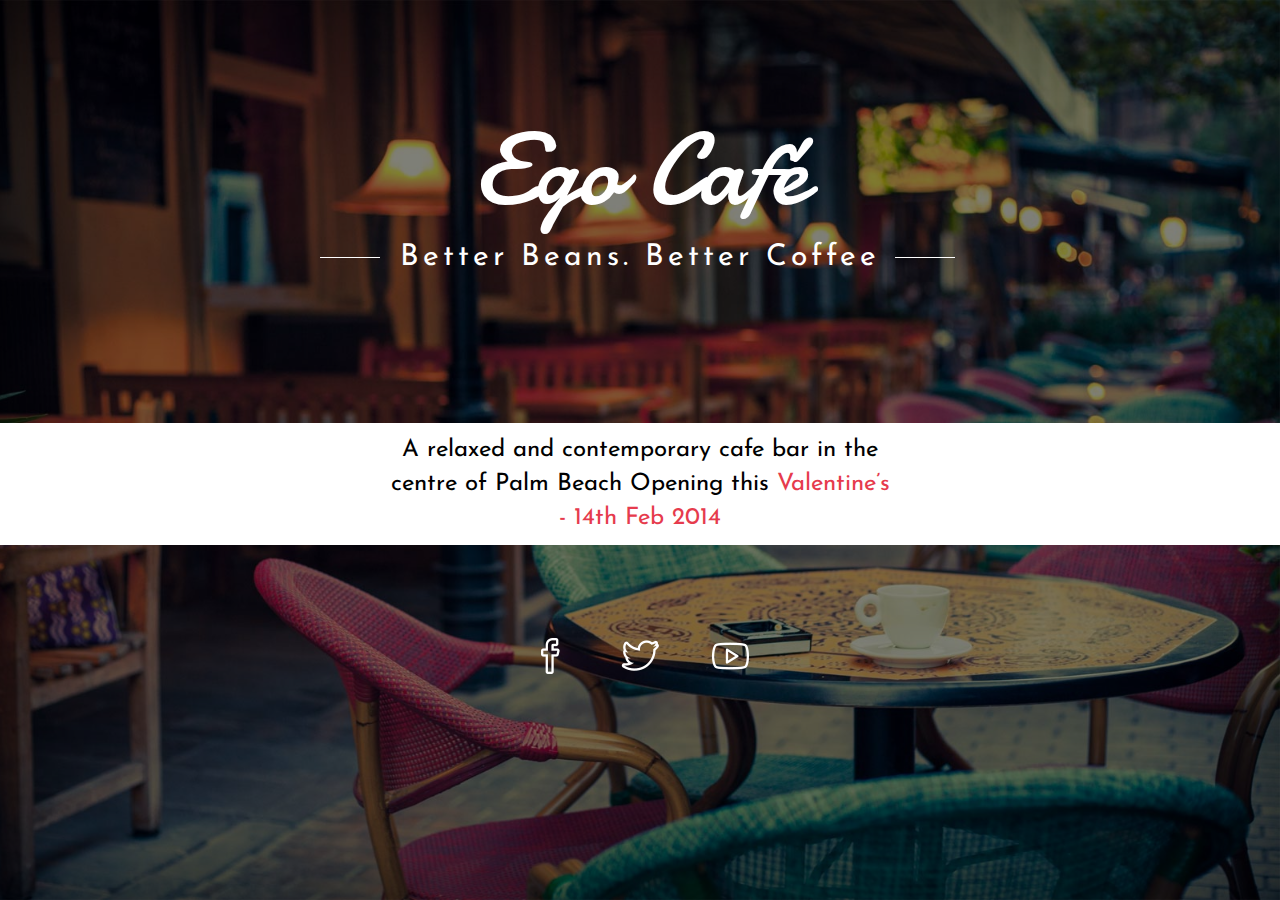
<file: ego-cafe-22/index.html>
<!DOCTYPE html PUBLIC "-//W3C//DTD XHTML 1.0 Transitional//EN" "http://www.w3.org/TR/xhtml1/DTD/xhtml1-transitional.dtd">
<html xmlns="http://www.w3.org/1999/xhtml">
<head>
<meta http-equiv="Content-Type" content="text/html; charset=utf-8" />
<title>Coming Soon</title>
<link href="tools/style.css" rel="stylesheet" type="text/css" media="screen" />
<script type="text/javascript" src="tools/jquery.min.js"></script> 
<link href='http://fonts.googleapis.com/css?family=Josefin+Sans:600,700|Damion' rel='stylesheet' type='text/css'>
<meta name="viewport" content="width=device-width, initial-scale = 1.0, user-scalable = no">

</head>
<body>
<div class="black"></div>
<div id="wrapper">
	<div id="header">
		<h1>Ego Café</h1>
		<h2><strong class="sep-one"></strong>Better Beans. Better Coffee<strong class="sep-two"></strong></h2>
	</div>
	<div id="middle">
		<p>A relaxed and contemporary cafe bar in the centre of Palm Beach
Opening this <span>Valentine’s - 14th Feb 2014</span></p>
	</div>
	<div id="footer">
		<div>
		<ul class="social">
			<li class="facebook"><a href="#"></li>
			<li class="twitter"><a href="#"></li>
			<li class="youtube"><a href="#"></li>
		</ul>
		</div>
	</div>
</div>
</body>
</html>
</file>
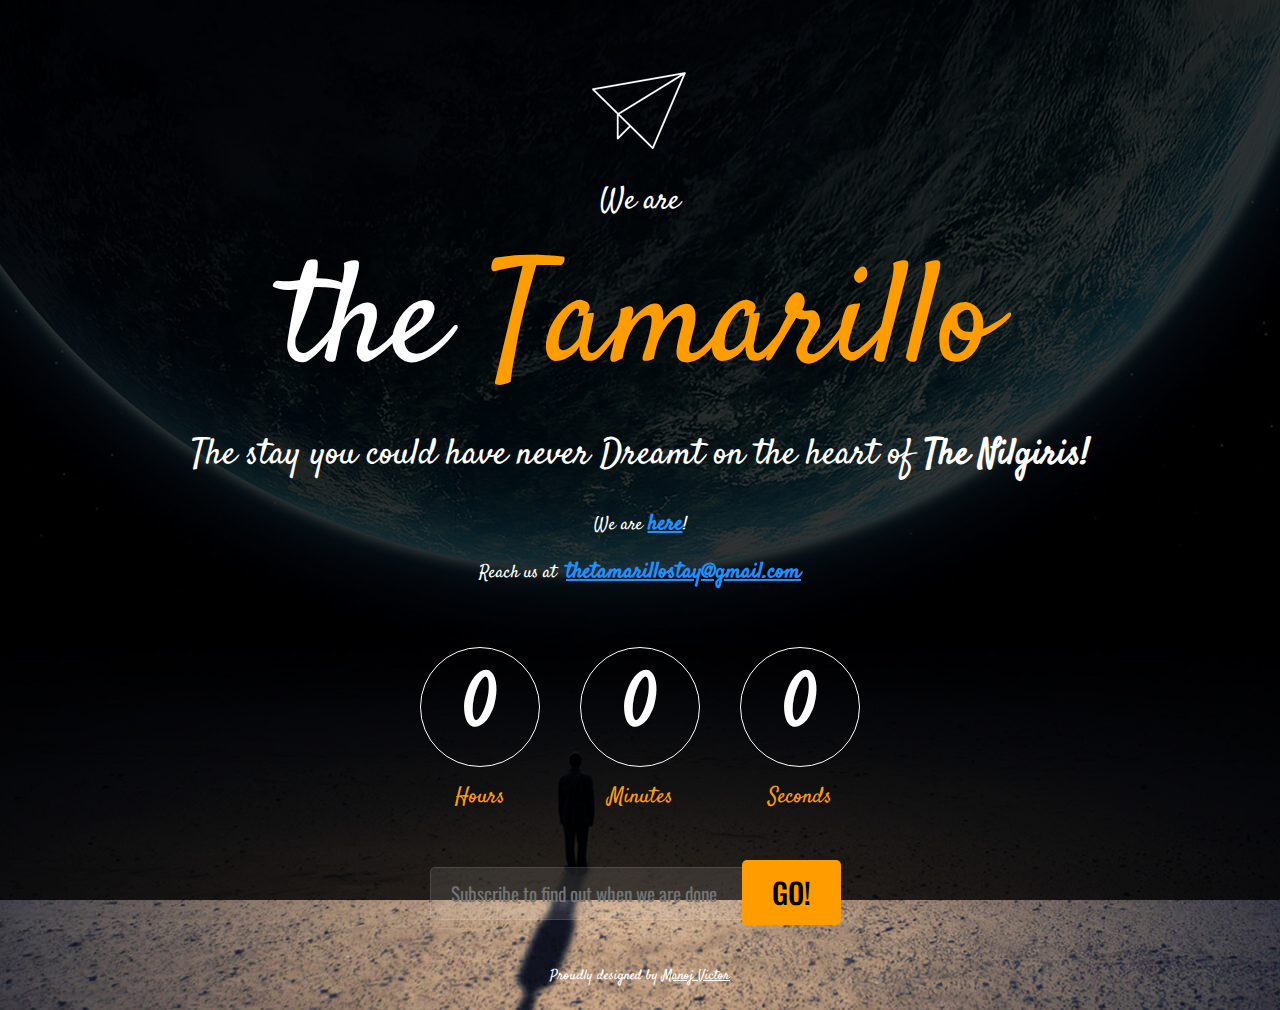
<file: v1.1/index.html>
<!DOCTYPE html>
<html>
    <head>
        <meta http-equiv="Content-Type" content="text/html;charset=utf-8">
        <title>The Tamarillo - Coming Soon Page</title>

        <!--CSS-->
        <link rel="stylesheet" href="css/bootstrap.css">
        <link rel="stylesheet" href="css/style.css">
        <link href='http://fonts.googleapis.com/css?family=Oswald:400,300,700' rel='stylesheet' type='text/css'>
        <link href="https://fonts.googleapis.com/css?family=Satisfy" rel="stylesheet">
        <link rel="shortcut icon" href="https://static.comingsoonpage.com/cspio-assets/1.0.0/favicon.ico">
        <!--/CSS-->

        <!--JS-->
        <script src="http://ajax.googleapis.com/ajax/libs/jquery/1.11.0/jquery.min.js"></script>
        <script src="js/jquery.plugin.js"></script>
        <script src="js/jquery.countdown.js"></script>
        <script>
            $(function () {
                $('#defaultCountdown').countdown({until: new Date(2018, 4-1, 30)}); 
                //Replace above date with your own, to find out more visit http://keith-wood.name/countdown.html
            });
        </script>
        <!--/JS-->

    </head>

    <body>

        <!--DARK OVERLAY-->
        <div class="overlay"></div>
        <!--/DARK OVERLAY-->

        <!--WRAP-->
        <div id="wrap">
            <!--CONTAINER-->
            <div class="container">
                <div class="row">
                    <div class="col-xs-12">
                        <img src="images/paperplane.png" alt="Paper Plane" class="image-align" />
                    </div>
                </div>
                <div class="row">
                    <div class="col-xs-12">
                        <h1>
                            We are<br/>                    
                            <span>the <span class="yellow">Tamarillo</span></span>
                        </h1>
                    </div>
                </div>
                <h2>The stay you could have never Dreamt on the heart of <b>The Nilgiris!</b></h2>
<!--                <p>Our site is currently <strong>under construction</strong> but we are working hard<br/> to create a new and fresh design.</p>-->
               <p class="desc">We are <a href="https://goo.gl/maps/XJBeWHmLeou" target="_blank">here</a>! <br>Reach us at &nbsp;<a href="mailto:thetamarillostay@gmail.com?Subject=Hello%20Tamarillo%20Stay">thetamarillostay@gmail.com</a></p>
                <div id="defaultCountdown"></div>
                <form action="#">
                    <input type="text" name="email" id="email" placeholder="Subscribe to find out when we are done">
                    <input type="submit" value="GO!">
                </form>
                <p class="copyright">Proudly designed by <a href="https://www.linkedin.com/in/manojvictor/" target="_blank">Manoj Victor</a></p>
            </div>
            <!--/CONTAINER-->
        </div>
        <!--/WRAP-->

    </body>
</html>
</file>
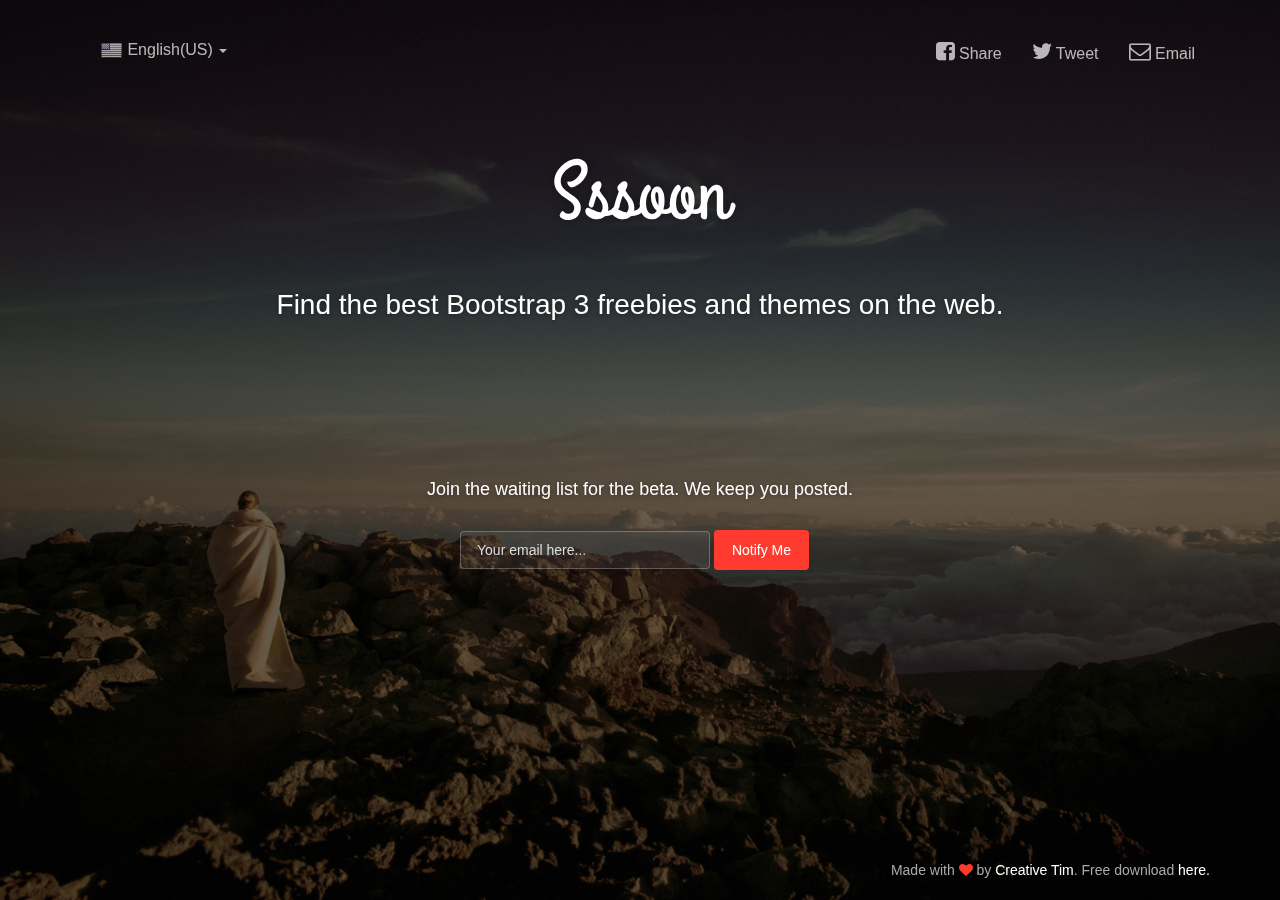
<file: x_coming_sssoon_pages/index.html>
<!doctype html>
<html lang="en">
<head>
	<meta charset="utf-8" />
	<meta http-equiv="X-UA-Compatible" content="IE=edge,chrome=1" />
    
    <meta content='width=device-width, initial-scale=1.0, maximum-scale=1.0, user-scalable=0' name='viewport' />
    <meta name="viewport" content="width=device-width" />
    
    <title>Sssoon Page </title>
    
    <link href="css/bootstrap.css" rel="stylesheet" />
	<link href="css/coming-sssoon.css" rel="stylesheet" />    
    
    <!--     Fonts     -->
    <link href="http://netdna.bootstrapcdn.com/font-awesome/4.1.0/css/font-awesome.css" rel="stylesheet">
    <link href='http://fonts.googleapis.com/css?family=Grand+Hotel' rel='stylesheet' type='text/css'>
  
</head>

<body>
<nav class="navbar navbar-transparent navbar-fixed-top" role="navigation">  
  <div class="container">
    <!-- Brand and toggle get grouped for better mobile display -->
    <div class="navbar-header">
      <button type="button" class="navbar-toggle" data-toggle="collapse" data-target="#bs-example-navbar-collapse-1">
        <span class="sr-only">Toggle navigation</span>
        <span class="icon-bar"></span>
        <span class="icon-bar"></span>
        <span class="icon-bar"></span>
      </button>
    </div>

    <!-- Collect the nav links, forms, and other content for toggling -->
    <div class="collapse navbar-collapse" id="bs-example-navbar-collapse-1">
      <ul class="nav navbar-nav">
         <li class="dropdown">
              <a href="#" class="dropdown-toggle" data-toggle="dropdown"> 
                <img src="images/flags/US.png"/>
                English(US) 
                <b class="caret"></b>
              </a>
              <ul class="dropdown-menu">
                <li><a href="#"><img src="images/flags/DE.png"/> Deutsch</a></li>
                <li><a href="#"><img src="images/flags/GB.png"/> English(UK)</a></li>
                <li><a href="#"><img src="images/flags/FR.png"/> Français</a></li>
                <li><a href="#"><img src="images/flags/RO.png"/> Română</a></li>
                <li><a href="#"><img src="images/flags/IT.png"/> Italiano</a></li>
                
                <li class="divider"></li>
                <li><a href="#"><img src="images/flags/ES.png"/> Español <span class="label label-default">soon</span></a></li>
                <li><a href="#"><img src="images/flags/BR.png"/> Português <span class="label label-default">soon</span></a></li>
                <li><a href="#"><img src="images/flags/JP.png"/> 日本語 <span class="label label-default">soon</span></a></li>
                <li><a href="#"><img src="images/flags/TR.png"/> Türkçe <span class="label label-default">soon</span></a></li>
             
              </ul>
        </li>

      </ul>
      <ul class="nav navbar-nav navbar-right">
            <li>
                <a href="#"> 
                    <i class="fa fa-facebook-square"></i>
                    Share
                </a>
            </li>
             <li>
                <a href="#"> 
                    <i class="fa fa-twitter"></i>
                    Tweet
                </a>
            </li>
             <li>
                <a href="#"> 
                    <i class="fa fa-envelope-o"></i>
                    Email
                </a>
            </li>
       </ul>
      
    </div><!-- /.navbar-collapse -->
  </div><!-- /.container -->
</nav>
<div class="main" style="background-image: url('images/default.jpg')">

<!--    Change the image source '/images/default.jpg' with your favourite image.     -->
    
    <div class="cover black" data-color="black"></div>
     
<!--   You can change the black color for the filter with those colors: blue, green, red, orange       -->

    <div class="container">
        <h1 class="logo cursive">
            Sssoon
        </h1>
<!--  H1 can have 2 designs: "logo" and "logo cursive"           -->
        
        <div class="content">
            <h4 class="motto">Find the best Bootstrap 3 freebies and themes on the web.</h4>
            <div class="subscribe">
                <h5 class="info-text">
                    Join the waiting list for the beta. We keep you posted. 
                </h5>
                <div class="row">
                    <div class="col-md-4 col-md-offset-4 col-sm6-6 col-sm-offset-3 ">
                        <form class="form-inline" role="form">
                          <div class="form-group">
                            <label class="sr-only" for="exampleInputEmail2">Email address</label>
                            <input type="email" class="form-control transparent" placeholder="Your email here...">
                          </div>
                          <button type="submit" class="btn btn-danger btn-fill">Notify Me</button>
                        </form>

                    </div>
                </div>
            </div>
        </div>
    </div>
    <div class="footer">
      <div class="container">
             Made with <i class="fa fa-heart heart"></i> by <a href="http://www.creative-tim.com">Creative Tim</a>. Free download <a href="http://www.creative-tim.com/product/coming-sssoon-page">here.</a>
      </div>
    </div>
 </div>
 </body>
   <script src="js/jquery-1.10.2.js" type="text/javascript"></script>
   <script src="js/bootstrap.min.js" type="text/javascript"></script>

</html>
</file>
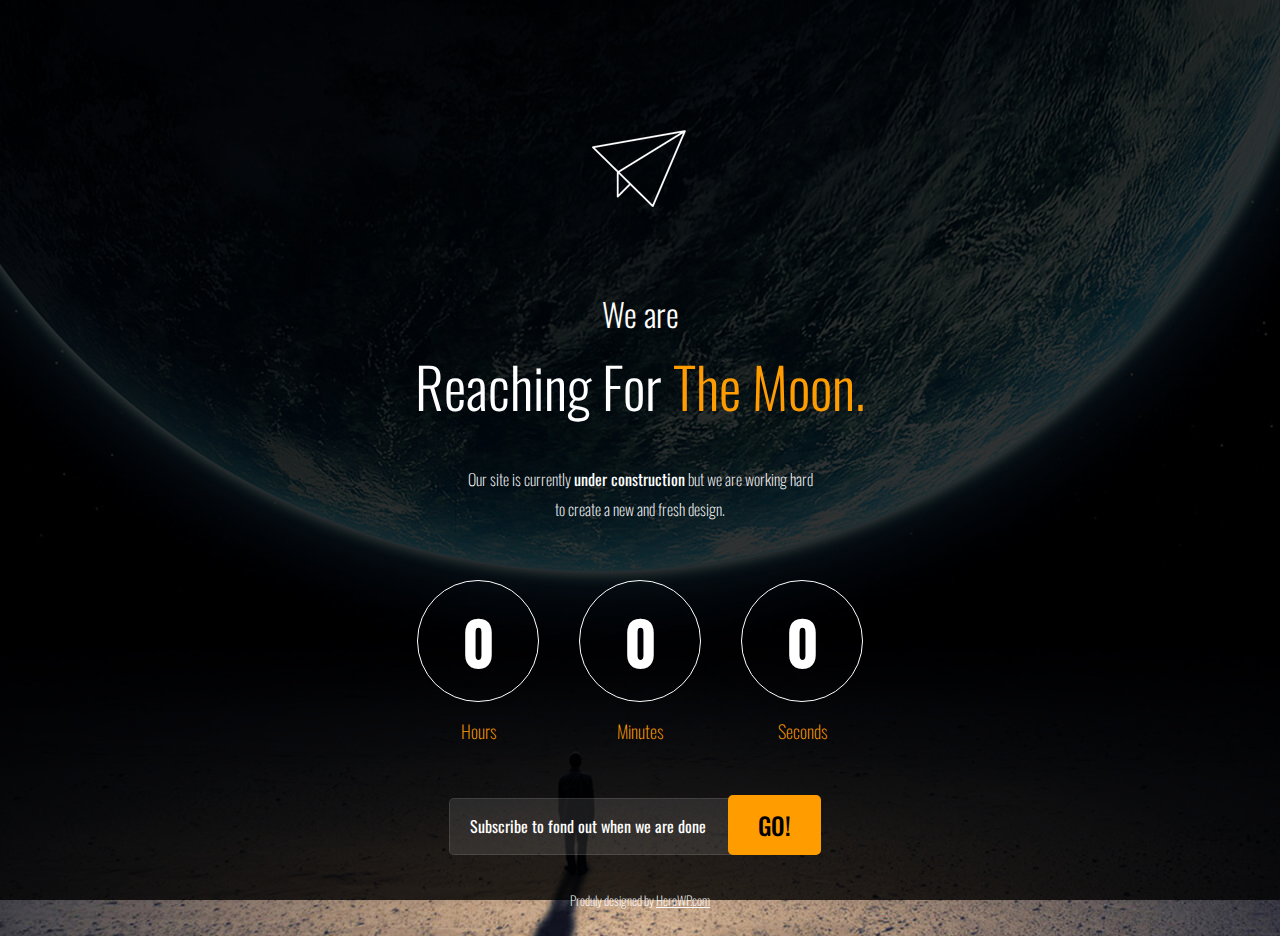
<file: HeroWPCountdown/HTML/index.html>
﻿<!DOCTYPE html>
<html>
<head>
<meta http-equiv="Content-Type" content="text/html;charset=utf-8">
<title>HeroWP.com Countdown / Coming Soon Page</title>

<!--CSS-->
<link rel="stylesheet" href="css/style.css">
<link rel="stylesheet" href="css/bootstrap-light.css">
<link href='http://fonts.googleapis.com/css?family=Oswald:400,300,700' rel='stylesheet' type='text/css'>
<!--/CSS-->

<!--JS-->
<script src="http://ajax.googleapis.com/ajax/libs/jquery/1.11.0/jquery.min.js"></script>
<script src="js/jquery.plugin.js"></script>
<script src="js/jquery.countdown.js"></script>
<script>
$(function () {
	$('#defaultCountdown').countdown({until: new Date(2016, 3-1, 25)}); 
	//Replace above date with your own, to find out more visit http://keith-wood.name/countdown.html
});
</script>
<!--/JS-->

</head>

<body>

<!--DARK OVERLAY-->
<div class="overlay"></div>
<!--/DARK OVERLAY-->

<!--WRAP-->
<div id="wrap">
	<!--CONTAINER-->
	<div class="container">
		<img src="images/paperplane.png" alt="Paper Plane" class="image-align" />
		<h1>
			<span>We are</span><br/>
			Reaching For <span class="yellow">The Moon.</span>
		</h1>
		<p>Our site is currently <strong>under construction</strong> but we are working hard<br/> to create a new and fresh design.</p>
		<div id="defaultCountdown"></div>
		<form action="#">
			<input type="text" name="email" id="email" value="Subscribe to fond out when we are done">
			<input type="submit" value="GO!">
		</form>
		<p class="copyright">Produly designed by <a href="https://herowp.com" target="_blank">HeroWP.com</a></p>
	</div>
	<!--/CONTAINER-->
</div>
<!--/WRAP-->

</body>
</html>
</file>
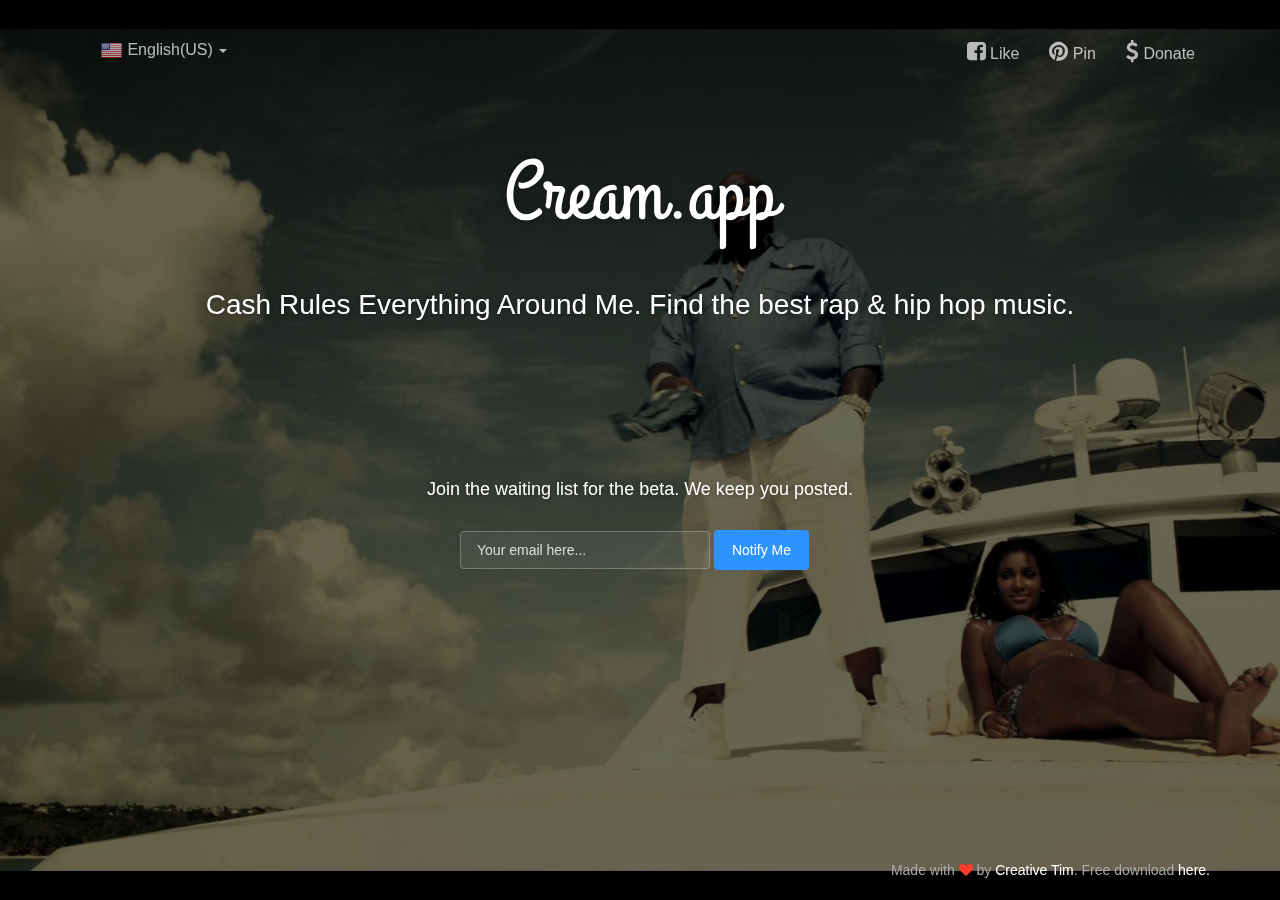
<file: x_coming_sssoon_pages/demo-cream-app.html>
<!doctype html>
<html lang="en">
<head>
	<meta charset="utf-8" />
	<meta http-equiv="X-UA-Compatible" content="IE=edge,chrome=1" />
	<link rel="apple-touch-icon" sizes="76x76" href="images/apple-icon.png">
	<link rel="icon" type="image/png" sizes="96x96" href="images/favicon.png">

    <meta content='width=device-width, initial-scale=1.0, maximum-scale=1.0, user-scalable=0' name='viewport' />
    <meta name="viewport" content="width=device-width" />

    <title>Cream.app</title>

    <link href="css/bootstrap.css" rel="stylesheet" />
	<link href="css/coming-sssoon.css" rel="stylesheet" />

    <!--     Fonts     -->
    <link href="http://netdna.bootstrapcdn.com/font-awesome/4.1.0/css/font-awesome.css" rel="stylesheet">
    <link href='http://fonts.googleapis.com/css?family=Grand+Hotel' rel='stylesheet' type='text/css'>

</head>

<body>
<nav class="navbar navbar-transparent navbar-fixed-top" role="navigation">
  <div class="container">
    <!-- Brand and toggle get grouped for better mobile display -->
    <div class="navbar-header">
      <button type="button" class="navbar-toggle" data-toggle="collapse" data-target="#bs-example-navbar-collapse-1">
        <span class="sr-only">Toggle navigation</span>
        <span class="icon-bar"></span>
        <span class="icon-bar"></span>
        <span class="icon-bar"></span>
      </button>
    </div>

    <!-- Collect the nav links, forms, and other content for toggling -->
    <div class="collapse navbar-collapse" id="bs-example-navbar-collapse-1">
      <ul class="nav navbar-nav">
        <li class="dropdown">
              <a href="#" class="dropdown-toggle" data-toggle="dropdown">
                <img src="images/flags/US.png"/>
                English(US)
                <b class="caret"></b>
              </a>
              <ul class="dropdown-menu">
                <li><a href="#"><img src="images/flags/DE.png"/> Deutsch</a></li>
                <li><a href="#"><img src="images/flags/GB.png"/> English(UK)</a></li>
                <li><a href="#"><img src="images/flags/FR.png"/> Français</a></li>
                <li><a href="#"><img src="images/flags/RO.png"/> Română</a></li>
                <li><a href="#"><img src="images/flags/IT.png"/> Italiano</a></li>

                <li class="divider"></li>
                <li><a href="#"><img src="images/flags/ES.png"/> Español <span class="label label-default">soon</span></a></li>
                <li><a href="#"><img src="images/flags/BR.png"/> Português <span class="label label-default">soon</span></a></li>
                <li><a href="#"><img src="images/flags/JP.png"/> 日本語 <span class="label label-default">soon</span></a></li>
                <li><a href="#"><img src="images/flags/TR.png"/> Türkçe <span class="label label-default">soon</span></a></li>

              </ul>
        </li>

      </ul>
      <ul class="nav navbar-nav navbar-right">
            <li>
                <a href="#">
                    <i class="fa fa-facebook-square"></i>
                    Like
                </a>
            </li>
             <li>
                <a href="#">
                    <i class="fa fa-pinterest"></i>
                    Pin
                </a>
            </li>
             <li>
                <a href="#">
                    <i class="fa fa-dollar"></i>
                    Donate
                </a>
            </li>
       </ul>

    </div><!-- /.navbar-collapse -->
  </div><!-- /.container -->
</nav>
<div class="main" style="background-image: url('images/rick.jpg')">

<!--    Change the image source 'images/rick.jpg' with your favourite image.     -->

    <div class="cover black" data-color="black"></div>

<!--   You can change the black color for the filter with those colors: blue, green, red, orange       -->

    <div class="container">
        <h1 class="logo cursive">
            Cream.app
        </h1>
<!--  H1 can have 2 designs: "logo" and "logo cursive"           -->

        <div class="content">
            <h4 class="motto">Cash Rules Everything Around Me. Find the best rap & hip hop music.</h4>
            <div class="subscribe">
                <h5 class="info-text">
                    Join the waiting list for the beta. We keep you posted.
                </h5>
                <div class="row">
                    <div class="col-md-4 col-md-offset-4 col-sm6-6 col-sm-offset-3 ">
                        <form class="form-inline" role="form">
                          <div class="form-group">
                            <label class="sr-only" for="exampleInputEmail2">Email address</label>
                            <input type="email" class="form-control transparent" placeholder="Your email here...">
                          </div>
                          <button type="submit" class="btn btn-info btn-fill">Notify Me</button>
                        </form>

                    </div>
                </div>
            </div>
        </div>
    </div>
    <div class="footer">
      <div class="container">
             Made with <i class="fa fa-heart heart"></i> by <a href="http://www.creative-tim.com">Creative Tim</a>. Free download <a href="http://www.creative-tim.com/product/coming-sssoon-page">here.</a>
      </div>
    </div>
 </div>
</body>
    <script src="js/jquery-1.10.2.js" type="text/javascript"></script>
	<script src="js/bootstrap.min.js" type="text/javascript"></script>
</html>
</file>
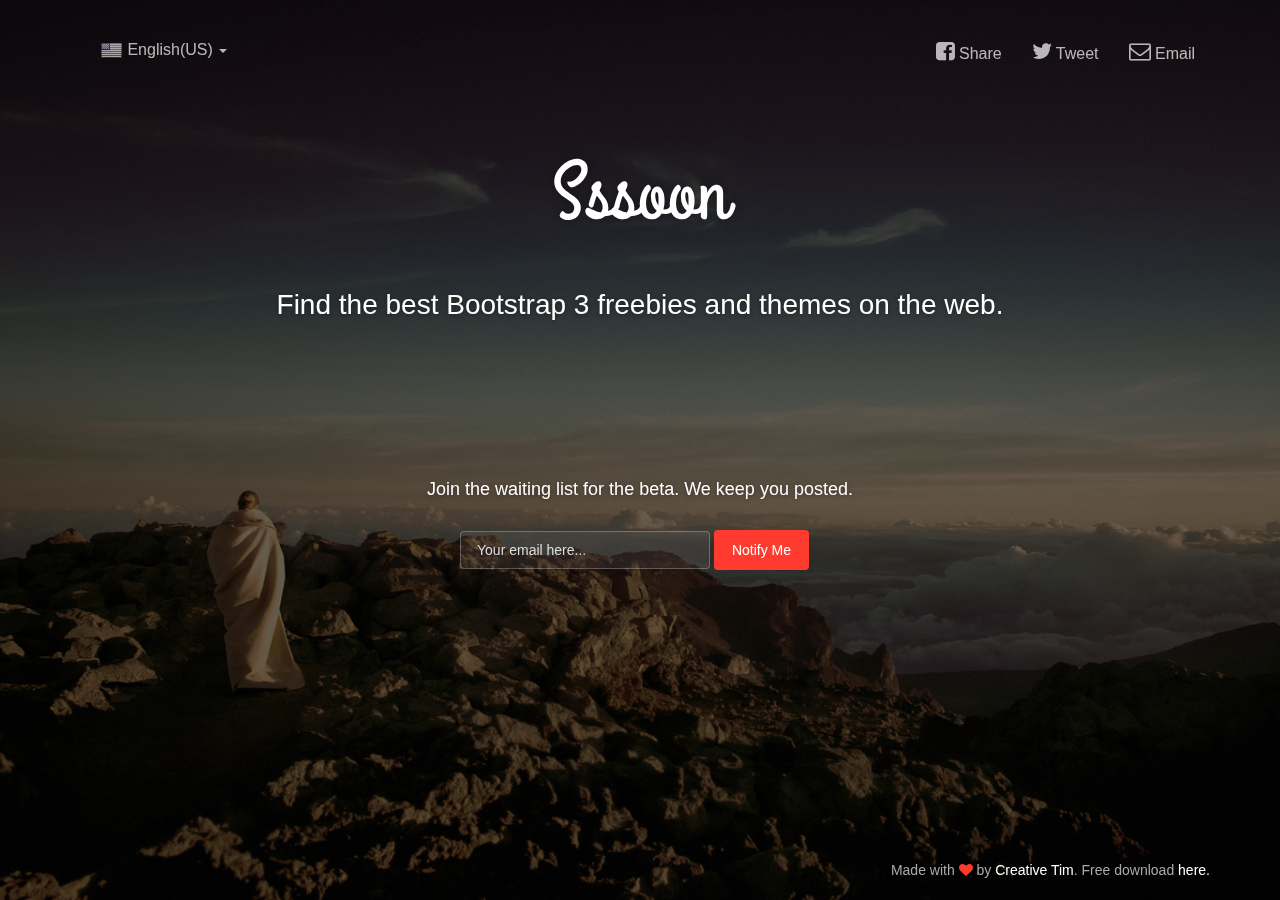
<file: x_coming_sssoon_pages/demo-image-background.html>
<!doctype html>
<html lang="en">
<head>
	<meta charset="utf-8" />
	<meta http-equiv="X-UA-Compatible" content="IE=edge,chrome=1" />
	<link rel="apple-touch-icon" sizes="76x76" href="images/apple-icon.png">
	<link rel="icon" type="image/png" sizes="96x96" href="images/favicon.png">

    <meta content='width=device-width, initial-scale=1.0, maximum-scale=1.0, user-scalable=0' name='viewport' />
    <meta name="viewport" content="width=device-width" />

    <title>Sssoon Page </title>

    <link href="css/bootstrap.css" rel="stylesheet" />
	<link href="css/coming-sssoon.css" rel="stylesheet" />

    <!--     Fonts     -->
    <link href="http://netdna.bootstrapcdn.com/font-awesome/4.1.0/css/font-awesome.css" rel="stylesheet">
    <link href='http://fonts.googleapis.com/css?family=Grand+Hotel' rel='stylesheet' type='text/css'>

</head>

<body>
<nav class="navbar navbar-transparent navbar-fixed-top" role="navigation">
  <div class="container">
    <!-- Brand and toggle get grouped for better mobile display -->
    <div class="navbar-header">
      <button type="button" class="navbar-toggle" data-toggle="collapse" data-target="#bs-example-navbar-collapse-1">
        <span class="sr-only">Toggle navigation</span>
        <span class="icon-bar"></span>
        <span class="icon-bar"></span>
        <span class="icon-bar"></span>
      </button>
    </div>

    <!-- Collect the nav links, forms, and other content for toggling -->
    <div class="collapse navbar-collapse" id="bs-example-navbar-collapse-1">
      <ul class="nav navbar-nav">
         <li class="dropdown">
              <a href="#" class="dropdown-toggle" data-toggle="dropdown">
                <img src="images/flags/US.png"/>
                English(US)
                <b class="caret"></b>
              </a>
              <ul class="dropdown-menu">
                <li><a href="#"><img src="images/flags/DE.png"/> Deutsch</a></li>
                <li><a href="#"><img src="images/flags/GB.png"/> English(UK)</a></li>
                <li><a href="#"><img src="images/flags/FR.png"/> Français</a></li>
                <li><a href="#"><img src="images/flags/RO.png"/> Română</a></li>
                <li><a href="#"><img src="images/flags/IT.png"/> Italiano</a></li>

                <li class="divider"></li>
                <li><a href="#"><img src="images/flags/ES.png"/> Español <span class="label label-default">soon</span></a></li>
                <li><a href="#"><img src="images/flags/BR.png"/> Português <span class="label label-default">soon</span></a></li>
                <li><a href="#"><img src="images/flags/JP.png"/> 日本語 <span class="label label-default">soon</span></a></li>
                <li><a href="#"><img src="images/flags/TR.png"/> Türkçe <span class="label label-default">soon</span></a></li>

              </ul>
        </li>

      </ul>
      <ul class="nav navbar-nav navbar-right">
            <li>
                <a href="#">
                    <i class="fa fa-facebook-square"></i>
                    Share
                </a>
            </li>
             <li>
                <a href="#">
                    <i class="fa fa-twitter"></i>
                    Tweet
                </a>
            </li>
             <li>
                <a href="#">
                    <i class="fa fa-envelope-o"></i>
                    Email
                </a>
            </li>
       </ul>

    </div><!-- /.navbar-collapse -->
  </div><!-- /.container -->
</nav>
<div class="main" style="background-image: url('images/default.jpg')">

<!--    Change the image source '/images/default.jpg' with your favourite image.     -->

    <div class="cover black" data-color="black"></div>

<!--   You can change the black color for the filter with those colors: blue, green, red, orange       -->

    <div class="container">
        <h1 class="logo cursive">
            Sssoon
        </h1>
<!--  H1 can have 2 designs: "logo" and "logo cursive"           -->

        <div class="content">
            <h4 class="motto">Find the best Bootstrap 3 freebies and themes on the web.</h4>
            <div class="subscribe">
                <h5 class="info-text">
                    Join the waiting list for the beta. We keep you posted.
                </h5>
                <div class="row">
                    <div class="col-md-4 col-md-offset-4 col-sm6-6 col-sm-offset-3 ">
                        <form class="form-inline" role="form">
                          <div class="form-group">
                            <label class="sr-only" for="exampleInputEmail2">Email address</label>
                            <input type="email" class="form-control transparent" placeholder="Your email here...">
                          </div>
                          <button type="submit" class="btn btn-danger btn-fill">Notify Me</button>
                        </form>

                    </div>
                </div>
            </div>
        </div>
    </div>
    <div class="footer">
      <div class="container">
             Made with <i class="fa fa-heart heart"></i> by <a href="http://www.creative-tim.com">Creative Tim</a>. Free download <a href="http://www.creative-tim.com/product/coming-sssoon-page">here.</a>
      </div>
    </div>
 </div>

</body>
   <script src="js/jquery-1.10.2.js" type="text/javascript"></script>
   <script src="js/bootstrap.min.js" type="text/javascript"></script>

</html>
</file>
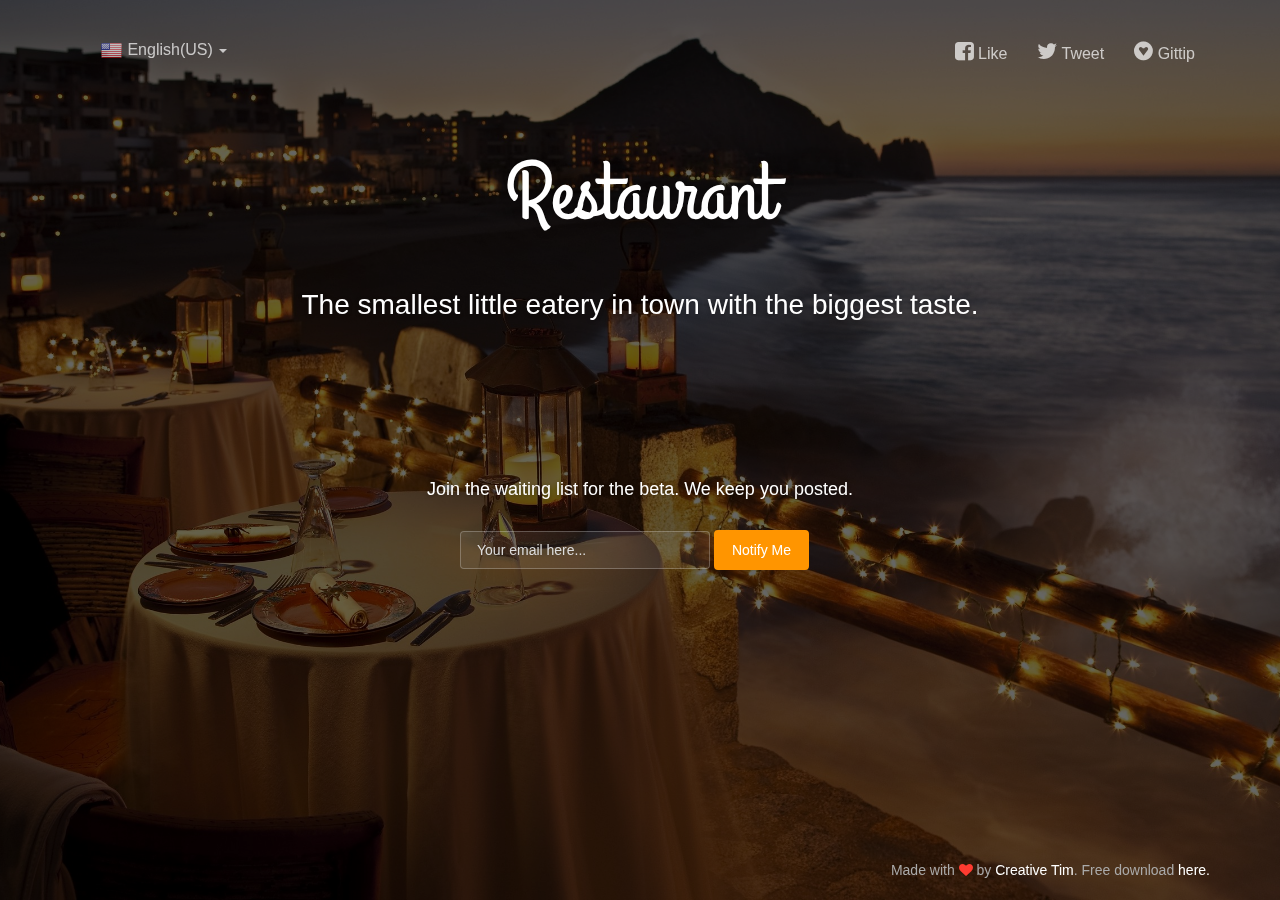
<file: x_coming_sssoon_pages/demo-restaurant.html>
<!doctype html>
<html lang="en">
<head>
	<meta charset="utf-8" />
	<meta http-equiv="X-UA-Compatible" content="IE=edge,chrome=1" />
	<link rel="apple-touch-icon" sizes="76x76" href="images/apple-icon.png">
	<link rel="icon" type="image/png" sizes="96x96" href="images/favicon.png">

    <meta content='width=device-width, initial-scale=1.0, maximum-scale=1.0, user-scalable=0' name='viewport' />
    <meta name="viewport" content="width=device-width" />

    <title>Restaurant </title>

    <link href="css/bootstrap.css" rel="stylesheet" />
	<link href="css/coming-sssoon.css" rel="stylesheet" />

    <!--     Fonts     -->
    <link href="http://netdna.bootstrapcdn.com/font-awesome/4.1.0/css/font-awesome.css" rel="stylesheet">
    <link href='http://fonts.googleapis.com/css?family=Grand+Hotel' rel='stylesheet' type='text/css'>

</head>

<body>
<nav class="navbar navbar-transparent navbar-fixed-top" role="navigation">
  <div class="container">
    <!-- Brand and toggle get grouped for better mobile display -->
    <div class="navbar-header">
      <button type="button" class="navbar-toggle" data-toggle="collapse" data-target="#bs-example-navbar-collapse-1">
        <span class="sr-only">Toggle navigation</span>
        <span class="icon-bar"></span>
        <span class="icon-bar"></span>
        <span class="icon-bar"></span>
      </button>
    </div>

    <!-- Collect the nav links, forms, and other content for toggling -->
    <div class="collapse navbar-collapse" id="bs-example-navbar-collapse-1">
      <ul class="nav navbar-nav">
         <li class="dropdown">
              <a href="#" class="dropdown-toggle" data-toggle="dropdown">
                <img src="images/flags/US.png"/>
                English(US)
                <b class="caret"></b>
              </a>
              <ul class="dropdown-menu">
                <li><a href="#"><img src="images/flags/DE.png"/> Deutsch</a></li>
                <li><a href="#"><img src="images/flags/GB.png"/> English(UK)</a></li>
                <li><a href="#"><img src="images/flags/FR.png"/> Français</a></li>
                <li><a href="#"><img src="images/flags/RO.png"/> Română</a></li>
                <li><a href="#"><img src="images/flags/IT.png"/> Italiano</a></li>

                <li class="divider"></li>
                <li><a href="#"><img src="images/flags/ES.png"/> Español <span class="label label-default">soon</span></a></li>
                <li><a href="#"><img src="images/flags/BR.png"/> Português <span class="label label-default">soon</span></a></li>
                <li><a href="#"><img src="images/flags/JP.png"/> 日本語 <span class="label label-default">soon</span></a></li>
                <li><a href="#"><img src="images/flags/TR.png"/> Türkçe <span class="label label-default">soon</span></a></li>

              </ul>
        </li>

      </ul>
      <ul class="nav navbar-nav navbar-right">
            <li>
                <a href="#">
                    <i class="fa fa-facebook-square"></i>
                    Like
                </a>
            </li>
             <li>
                <a href="#">
                    <i class="fa fa-twitter"></i>
                    Tweet
                </a>
            </li>
             <li>
                <a href="#">
                    <i class="fa fa-gittip"></i>
                    Gittip
                </a>
            </li>
       </ul>

    </div><!-- /.navbar-collapse -->
  </div><!-- /.container -->
</nav>
<div class="main" style="background-image: url('images/restaurant.jpg')">

<!--    Change the image source '/images/restaurant.jpg')" with your favourite image.     -->

    <div class="cover black" data-color="black"></div>

<!--   You can change the black color for the filter with those colors: blue, green, red, orange       -->

    <div class="container">
        <h1 class="logo cursive">
            Restaurant
        </h1>
<!--  H1 can have 2 designs: "logo" and "logo cursive"           -->

        <div class="content">
            <h4 class="motto">The smallest little eatery in town with the biggest taste.</h4>
            <div class="subscribe">
                <h5 class="info-text">
                    Join the waiting list for the beta. We keep you posted.
                </h5>
                <div class="row">
                    <div class="col-md-4 col-md-offset-4 col-sm6-6 col-sm-offset-3 ">
                        <form class="form-inline" role="form">
                          <div class="form-group">
                            <label class="sr-only" for="exampleInputEmail2">Email address</label>
                            <input type="email" class="form-control transparent" placeholder="Your email here...">
                          </div>
                          <button type="submit" class="btn btn-warning btn-fill">Notify Me</button>
                        </form>

                    </div>
                </div>
            </div>
        </div>
    </div>
    <div class="footer">
      <div class="container">
             Made with <i class="fa fa-heart heart"></i> by <a href="http://www.creative-tim.com">Creative Tim</a>. Free download <a href="http://www.creative-tim.com/product/coming-sssoon-page">here.</a>
      </div>
    </div>
 </div>

</body>
    <script src="js/jquery-1.10.2.js" type="text/javascript"></script>
	<script src="js/bootstrap.min.js" type="text/javascript"></script>

</html>
</file>
<file: v1.1/css/style.css>
/*------------------------------------------------*/
/* Basic styles */ 
/* Designed and coded by HeroWP.com*/
/* Don't forget to visit us daily for tons of freebies:
-PSD Templates
-Wordpress Plugins
-Wordpess Themes
-HTML Designs
-& many more!
*/
/*------------------------------------------------*/

html {
    font-size: 12px;    
}

body{
    /*    font-family:'Oswald', Arial;*/
    font-family: 'Satisfy', cursive;
    color:#fff;
    background:url(../images/bg.jpg) top center repeat #000;
}

.overlay{
    background:rgba(0,0,0,.8);
    position:absolute;
    left:0;
    top:0;
    bottom:0;
    right:0;
    width:100%;
    height:100%;
    z-index:1;
    overflow:hidden;
}

@media (min-width: 1200px){
    .container {
        width:1170px;
    }
}

#wrap{
    width:100%;
    height:100%;
    display:table;
    position:relative;
    z-index:10000;
}

#defaultCountdown{
    z-index:2;
    margin:0 auto;
    display:table;
    position:relative;
}

.countdown-row {
    margin:0 auto;
    width:100%;
    display:table;
    text-align:center;
}

.countdown-section {
    display: block;
    float: left;
    text-align: center;
    width:120px;
    height:120px;
    border-radius:50%;
    -webkit-border-radius:50%;
    -moz-border-radius:50%;
    border:solid 1px #fff;
    text-align:center;
    margin:40px 20px;
}

.countdown-amount {
    font-size: 6rem;
    font-weight:700;
    line-height:120px;
}
.countdown-period {
    display: block;
    line-height:60px;
    color:#ff9c00;
    font-size:1.8rem;
    font-weight:100;
}

.image-align{
    margin:0 auto;
    text-align:center;
    display:block;
    padding: 50px 0 0;
}

h1{
    font-size:2.5rem;
    text-align:center;
    font-weight: 100;
    font-family: 'Satisfy', cursive;
}

h1 span{
    font-size: 12rem;
    font-weight: 300;
    margin: 15px 0 0;
    display: inline-block;
}

.yellow{
    color:#ff9c00;
}

h2 {
    font-size: 3rem;
    text-align:center;
    font-weight: 100;
    font-family: 'Satisfy', cursive;
}

p{
    font-size:1.5rem;
    line-height:4rem;
    text-align:center;
    font-weight:100;
    margin: 25px 0 10px;
}

p.desc > a {
    color: dodgerblue;
    font-weight: 900;
    font-size:1.8rem;
}

form{
    margin:0 auto;
    display:table;
    margin-top:50px;
}

input[type="text"]{
    border-radius:5px;
    -webkit-border-radius:5px;
    -moz-border-radius:5px;
    background:rgba(255,255,255,.1);
    -webkit-background-clip: padding-box !important;
    background-clip: padding-box !important;
    border:none;
    border: 1px solid rgba(255, 255, 255, 0.2);
    height:53px;
    color:#fff;
    font-family:'Oswald', Arial;
    font-size:1.6rem;
    padding-left:20px;
    width:322px;
}

input[type="submit"]{
    border-radius: 5px;
    -webkit-border-radius: 5px;
    -moz-border-radius: 5px;
    font-family: 'Oswald', Arial;
    background: #ff9c00;
    color: #000;
    border: none;
    font-size: 2.4rem;
    font-weight: 500;
    padding: 12px 30px;
    position: relative;
    top: 3px;
    left: -10px;
    -webkit-transition: all .3s ease;
    -moz-transition: 	all .3s ease;
    -ms-transition: 	all .3s ease;
    -o-transition: 		all .3s ease;
    transition: 		all .3s ease;
}

input[type="submit"]:hover{
    color: #FFF;
}

a{
    color:#fff;
    text-decoration:underline;
}

a:hover {
    color: #ff9c00;   
}

p.copyright{
    font-size:1.2rem;
    margin-top:30px;
}
</file>
<file: x_coming_sssoon_pages/css/coming-sssoon.css>
/*!

 =========================================================
 * Coming Sssoon Page - v1.3.2
 =========================================================
 
 * Product Page: https://www.creative-tim.com/product/coming-sssoon-page
 * Copyright 2017 Creative Tim (http://www.creative-tim.com)
 * Licensed under MIT (https://github.com/creativetimofficial/coming-sssoon-page/blob/master/LICENSE.md)
 
 =========================================================
 
 * The above copyright notice and this permission notice shall be included in all copies or substantial portions of the Software.
 */

body{
    
}
.form-control::-moz-placeholder{
   color: #DDDDDD;
   opacity: 1;
}
.form-control:-moz-placeholder{
   color: #DDDDDD;
   opacity: 1;  
}  
.form-control::-webkit-input-placeholder{
   color: #DDDDDD;
   opacity: 1; 
} 
.form-control:-ms-input-placeholder{
   color: #DDDDDD;
   opacity: 1; 
}
/*     General overwrite     */
a{
    color: #2C93FF;
}
a:hover, a:focus {
    color: #1084FF;
}
a:focus, a:active, 
button::-moz-focus-inner,
input[type="reset"]::-moz-focus-inner,
input[type="button"]::-moz-focus-inner,
input[type="submit"]::-moz-focus-inner,
select::-moz-focus-inner,
input[type="file"] > input[type="button"]::-moz-focus-inner {
    outline : 0;
}

/*           Font Smoothing      */

h1, .h1, h2, .h2, h3, .h3, h4, .h4, h5, .h5, h6, .h6, p, .navbar, .brand, .btn-simple{
    -moz-osx-font-smoothing: grayscale;
    -webkit-font-smoothing: antialiased;
}

/*           Typography          */

h1, .h1, h2, .h2, h3, .h3, h4, .h4{
    font-weight: 400;
    margin: 30px 0 15px;
}

h1, .h1 {
    font-size: 52px;
}
h2, .h2{
    font-size: 36px;
}
h3, .h3{
    font-size: 28px;
    margin: 20px 0 10px;
}
h4, .h4{
    font-size: 22px;
}
h5, .h5 {
    font-size: 16px;
}
h6, .h6{
    font-size: 14px;
    font-weight: bold;
    text-transform: uppercase;
}
p{
    font-size: 16px;
    line-height: 1.6180em;
}
h1 small, h2 small, h3 small, h4 small, h5 small, h6 small, .h1 small, .h2 small, .h3 small, .h4 small, .h5 small, .h6 small, h1 .small, h2 .small, h3 .small, h4 .small, h5 .small, h6 .small, .h1 .small, .h2 .small, .h3 .small, .h4 .small, .h5 .small, .h6 .small {
    color: #999999;
    font-weight: 300;
    line-height: 1;
}
h1 small, h2 small, h3 small, h1 .small, h2 .small, h3 .small {
    font-size: 60%;
}

/*           Animations              */
.form-control, .input-group-addon{
    -webkit-transition: all 300ms linear;
    -moz-transition: all 300ms linear;
    -o-transition: all 300ms linear;
    -ms-transition: all 300ms linear;
    transition: all 300ms linear;
}


.btn{
    border-width: 2px;
    background-color: rgba(0,0,0,.0);
    font-weight: 400;
    opacity: 0.8;
    padding: 8px 16px;
}
.btn-round{
    border-width: 1px;
    border-radius: 30px !important;
    opacity: 0.79;
    padding: 9px 18px;
}
.btn-sm, .btn-xs {
    border-radius: 3px;
    font-size: 12px;
    line-height: 1.5;
    padding: 5px 10px;
}
.btn-xs {
    padding: 1px 5px;
}
.btn-lg{
   border-radius: 6px;
   font-size: 18px;
   font-weight: 400;
   padding: 14px 60px;
}
.btn-wd {
    min-width: 140px;
}
.btn-default{
    color: #777777;
    border-color: #999999
}
.btn-primary {
    color: #3472F7;
    border-color: #3472F7;
}
.btn-info{
     color: #2C93FF;
    border-color: #2C93FF;
}
.btn-success{
    color: #05AE0E;
    border-color: #05AE0E;
}
.btn-warning{
    color: #FF9500;
    border-color: #FF9500;
}
.btn-danger{
    color: #FF3B30;
    border-color: #FF3B30;
}
.btn:hover{
    background-color: rgba(0,0,0,.0);
    opacity: 1;
}
.btn-primary:hover, .btn-primary:focus, .btn-primary:active, .btn-primary.active, .open .dropdown-toggle.btn-primary {
    color: #1D62F0;
    border-color: #1D62F0;
    background-color: rgba(0,0,0,.0);
}
.btn-info:hover, .btn-info:focus, .btn-info:active, .btn-info.active, .open .dropdown-toggle.btn-info {
    color: #1084FF;
    border-color: #1084FF;
    background-color: rgba(0,0,0,.0);
}
.btn-success:hover, .btn-success:focus, .btn-success:active, .btn-success.active, .open .dropdown-toggle.btn-success {
    color: #049F0C;
    border-color: #049F0C;
    background-color: rgba(0,0,0,.0);
}
.btn-warning:hover, .btn-warning:focus, .btn-warning:active, .btn-warning.active, .open .dropdown-toggle.btn-warning {
    color: #ED8D00;
    border-color: #ED8D00;
    background-color: rgba(0,0,0,.0);
}
.btn-danger:hover, .btn-danger:focus, .btn-danger:active, .btn-danger.active, .open .dropdown-toggle.btn-danger {
    color: #EE2D20;
    border-color: #EE2D20;
    background-color: rgba(0,0,0,.0);
}
.btn-default:hover, .btn-default:focus, .btn-default:active, .btn-default.active, .open .dropdown-toggle.btn-default {
    color: #666666;
    border-color: #888888;
    background-color: rgba(0,0,0,.0);
}
.btn:active, .btn.active {
    background-image: none;
    box-shadow: none;
    
}
.btn.disabled, .btn[disabled], fieldset[disabled] .btn {
    opacity: 0.45;
}
.btn-primary.disabled, .btn-primary[disabled], fieldset[disabled] .btn-primary, .btn-primary.disabled:hover, .btn-primary[disabled]:hover, fieldset[disabled] .btn-primary:hover, .btn-primary.disabled:focus, .btn-primary[disabled]:focus, fieldset[disabled] .btn-primary:focus, .btn-primary.disabled:active, .btn-primary[disabled]:active, fieldset[disabled] .btn-primary:active, .btn-primary.disabled.active, .btn-primary.active[disabled], fieldset[disabled] .btn-primary.active {
    background-color: rgba(0, 0, 0, 0);
    border-color: #3472F7;
}
.btn-info.disabled, .btn-info[disabled], fieldset[disabled] .btn-info, .btn-info.disabled:hover, .btn-info[disabled]:hover, fieldset[disabled] .btn-info:hover, .btn-info.disabled:focus, .btn-info[disabled]:focus, fieldset[disabled] .btn-info:focus, .btn-info.disabled:active, .btn-info[disabled]:active, fieldset[disabled] .btn-info:active, .btn-info.disabled.active, .btn-info.active[disabled], fieldset[disabled] .btn-info.active {
    background-color: rgba(0, 0, 0, 0);
    border-color: #2C93FF;
}
.btn-success.disabled, .btn-success[disabled], fieldset[disabled] .btn-success, .btn-success.disabled:hover, .btn-success[disabled]:hover, fieldset[disabled] .btn-success:hover, .btn-success.disabled:focus, .btn-success[disabled]:focus, fieldset[disabled] .btn-success:focus, .btn-success.disabled:active, .btn-success[disabled]:active, fieldset[disabled] .btn-success:active, .btn-success.disabled.active, .btn-success.active[disabled], fieldset[disabled] .btn-success.active {
    background-color: rgba(0, 0, 0, 0);
    border-color: #05AE0E;
}
.btn-danger.disabled, .btn-danger[disabled], fieldset[disabled] .btn-danger, .btn-danger.disabled:hover, .btn-danger[disabled]:hover, fieldset[disabled] .btn-danger:hover, .btn-danger.disabled:focus, .btn-danger[disabled]:focus, fieldset[disabled] .btn-danger:focus, .btn-danger.disabled:active, .btn-danger[disabled]:active, fieldset[disabled] .btn-danger:active, .btn-danger.disabled.active, .btn-danger.active[disabled], fieldset[disabled] .btn-danger.active {
    background-color: rgba(0, 0, 0, 0);
    border-color: #FF3B30;
}
.btn-warning.disabled, .btn-warning[disabled], fieldset[disabled] .btn-warning, .btn-warning.disabled:hover, .btn-warning[disabled]:hover, fieldset[disabled] .btn-warning:hover, .btn-warning.disabled:focus, .btn-warning[disabled]:focus, fieldset[disabled] .btn-warning:focus, .btn-warning.disabled:active, .btn-warning[disabled]:active, fieldset[disabled] .btn-warning:active, .btn-warning.disabled.active, .btn-warning.active[disabled], fieldset[disabled] .btn-warning.active {
    background-color: rgba(0, 0, 0, 0);
    border-color: #FF9500;
}


/*           Buttons fill .btn-fill           */
.btn-fill{
    color: #FFFFFF;
    opacity: 1;
}
.btn-fill:hover, .btn-fill:active, .btn-fill:focus{
    color: #FFFFFF;
}
.btn-default.btn-fill{
    background-color: #999999;
    border-color: #999999
}
.btn-primary.btn-fill{
    background-color: #3472F7;
    border-color: #3472F7;
}
.btn-info.btn-fill{
    background-color: #2C93FF;
    border-color: #2C93FF;
}
.btn-success.btn-fill{
    background-color: #05AE0E;
    border-color: #05AE0E;
}
.btn-warning.btn-fill{
   background-color: #FF9500;
   border-color: #FF9500;
}
.btn-danger.btn-fill{
    background-color: #FF3B30;
    border-color: #FF3B30;
}
.btn-default.btn-fill:hover, .btn-default.btn-fill:focus, .btn-default.btn-fill:active, .btn-default.btn-fill.active, .open .dropdown-toggle.btn-fill.btn-default {
    background-color: #888888;
    border-color: #888888;
}
.btn-primary.btn-fill:hover, .btn-primary.btn-fill:focus, .btn-primary.btn-fill:active, .btn-primary.btn-fill.active, .open .dropdown-toggle.btn-primary.btn-fill{
    border-color: #1D62F0;
    background-color: #1D62F0;
}
.btn-info.btn-fill:hover, .btn-info.btn-fill:focus, .btn-info.btn-fill:active, .btn-info.btn-fill.active, .open .dropdown-toggle.btn-info.btn-fill {
    background-color: #1084FF;
    border-color: #1084FF;
}
.btn-success.btn-fill:hover, .btn-success.btn-fill:focus, .btn-success.btn-fill:active, .btn-success.btn-fill.active, .open .dropdown-toggle.btn-fill.btn-success {
    background-color: #049F0C;
    border-color: #049F0C;
}
.btn-warning.btn-fill:hover, .btn-warning.btn-fill:focus, .btn-warning.btn-fill:active, .btn-warning.btn-fill.active, .open .dropdown-toggle.btn-fill.btn-warning {
    background-color: #ED8D00;
    border-color: #ED8D00;
}
.btn-danger.btn-fill:hover, .btn-danger.btn-fill:focus, .btn-danger.btn-fill:active, .btn-danger.btn-fill.active, .open .dropdown-toggle.btn-danger.btn-fill {
    background-color: #EE2D20;
    border-color: #EE2D20;
}

/*          End Buttons fill          */

.btn-simple{
    font-weight: 600;
    border: 0;
    padding: 10px 18px;
}
.btn-simple.btn-xs{
    padding: 3px 5px;
}
.btn-simple.btn-sm{
    padding: 7px 10px;
}
.btn-simple.btn-lg{
   padding: 16px 60px;
}
.btn-round.btn-xs{
    padding: 2px 5px;
}
.btn-round.btn-sm{
    padding: 6px 10px;
}
.btn-round.btn-lg{
    padding: 15px 60px;
}


/*             Inputs               */
.form-control {
    background-color: #FFFFFF;
    border: 1px solid #E3E3E3;
    border-radius: 4px;
    box-shadow: none;
    color: #444444;
    height: 38px;
    padding: 6px 16px;
}

.form-control:focus {
    background-color: #FFFFFF;
    border: 1px solid #9A9A9A;
    box-shadow: none;
    outline: 0 none;
}
.form-control + .form-control-feedback{
    border-radius: 6px;
    font-size: 14px;
    padding: 0 12px 0 0;
    position: absolute;
    right: 25px;
    top: 13px;
    vertical-align: middle;
}
.form-control.transparent{
    background-color: rgba(255, 255, 255, 0.07);
    border: 1px solid rgba(238, 238, 238, 0.27);
    color: #FFFFFF;
}
.form-control.transparent:focus{
    border-color: #FFFFFF;
    
}
.input-lg{
    height: 56px;
    padding: 10px 16px;
}

/*           Navigation Bar             */
.navbar{
    border: 0 none;
    transition: all 0.4s;
    -webkit-transition: all 0.4s;
    font-size: 16px;
}
.navbar-default {
    background-color: #D9D9D9;
    
}
.navbar .navbar-brand {
    font-weight: 600;
    margin-top: 5px;
    margin-bottom: 5px;
    font-size: 20px;
}
.navbar-nav > li > a {
    margin-top: 13px;
    margin-bottom: 13px;
    padding-bottom: 12px;
    padding-top: 12px;
    font-size: 16px;
}
.navbar-nav > li > a [class^="fa"]{
    font-size: 22px;
}
.navbar-brand{
    padding: 20px 15px;
}

.navbar .btn{
    margin-top: 8px;
    margin-bottom: 8px;
}
.navbar-default:not(.navbar-transparent) {
    background-color: rgba(255, 255, 255, 0.96);
    border-bottom: 1px solid rgba(0, 0, 0, 0.1);
}
.navbar-transparent{
    padding-top: 15px;
    background-color: rgba(0,0,0,.0);
}
.navbar-transparent .navbar-brand, [class*="navbar-ct"] .navbar-brand{
    color: #FFFFFF;
    opacity: 0.95;
}
.navbar-transparent .navbar-brand:hover, .navbar-transparent .navbar-brand:focus {
    background-color: rgba(0, 0, 0, 0);
    color: #5E5E5E;
}
.navbar-transparent .nav .caret{
    border-bottom-color: #FFFFFF;
    border-top-color: #FFFFFF;
}
.navbar-transparent .navbar-nav > li > a, [class*="navbar-ct"] .navbar-nav > li > a{
    color: #FFFFFF;
    border-color: #FFFFFF;
    opacity: 0.7;
}
.navbar-transparent .navbar-brand:hover, .navbar-transparent .navbar-brand:focus, [class*="navbar-ct"] .navbar-brand:hover, [class*="navbar-ct"] .navbar-brand:focus {
    background-color: rgba(0, 0, 0, 0);
    color: #FFFFFF;
    opacity: 1;
}
.navbar-default .navbar-nav > .active > a, .navbar-default .navbar-nav > .active > a:hover, .navbar-default .navbar-nav > .active > a:focus, .navbar-default .navbar-nav > li > a:hover, .navbar-default .navbar-nav > li > a:focus {
    background-color: rgba(255, 255, 255, 0);
    border-radius: 3px;
    color: #2C93FF;
    opacity: 1;
}
.navbar-default .navbar-nav > .dropdown > a:hover .caret, .navbar-default .navbar-nav > .dropdown > a:focus .caret {
    border-bottom-color: #2C93FF;
    border-top-color: #2C93FF;
}
.navbar-default .navbar-nav > .open > a, .navbar-default .navbar-nav > .open > a:hover, .navbar-default .navbar-nav > .open > a:focus{
    background-color: rgba(255, 255, 255, 0);
    color: #2C93FF;
}
.navbar-transparent .navbar-nav > .active > a, .navbar-transparent .navbar-nav > .active > a:hover, .navbar-transparent .navbar-nav > .active > a:focus, .navbar-transparent .navbar-nav > li > a:hover, .navbar-transparent .navbar-nav > li > a:focus, [class*="navbar-ct"] .navbar-nav > .active > a, [class*="navbar-ct"] .navbar-nav > .active > a:hover, [class*="navbar-ct"] .navbar-nav > .active > a:focus, [class*="navbar-ct"] .navbar-nav > li > a:hover, [class*="navbar-ct"] .navbar-nav > li > a:focus {
    background-color: rgba(255, 255, 255, 0);
    border-radius: 3px;
    color: #FFFFFF;
    opacity: 1;
}
.navbar-transparent .navbar-nav > .dropdown > a .caret, [class*="navbar-ct"] .navbar-nav > .dropdown > a .caret{
    border-bottom-color: #FFFFFF;
    border-top-color: #FFFFFF;
}
.navbar-transparent .navbar-nav > .dropdown > a:hover .caret, .navbar-transparent .navbar-nav > .dropdown > a:focus .caret {
    border-bottom-color: #FFFFFF;
    border-top-color: #FFFFFF;
}
.navbar-transparent .navbar-nav > .open > a, .navbar-transparent .navbar-nav > .open > a:hover, .navbar-transparent .navbar-nav > .open > a:focus {
    background-color: rgba(255, 255, 255, 0);
    color: #FFFFFF;
    opacity: 1;
}
.navbar .btn{
    font-size: 16px;
    margin-top: 13px;
    margin-bottom: 13px;
}
.navbar .btn-default{
    color: #777777;
    border-color: #777777;
}
.navbar-default:not(.navbar-transparent) .btn-default:hover{
    color: #2C93FF;
    border-color: #2C93FF;
}
.navbar-transparent .btn-default, [class*="navbar-ct"] .btn-default{
    color: #FFFFFF;
    border-color: #FFFFFF;
}
[class*="navbar-ct"] .btn-default.btn-fill{
    color: #777777;
    background-color: #FFFFFF;
    opacity: 0.9;
}
[class*="navbar-ct"] .btn-default.btn-fill:hover, [class*="navbar-ct"] .btn-default.btn-fill:focus, [class*="navbar-ct"] .btn-default.btn-fill:active, [class*="navbar-ct"] .btn-default.btn-fill.active, [class*="navbar-ct"] .open .dropdown-toggle.btn-fill.btn-default{
    border-color: #FFFFFF;
    opacity: 1;
}
.navbar-form{
    box-shadow: none;
}
.navbar-form .form-control{
    background-color: rgba(244, 244, 244, 0);
    border-radius: 0;
    border:0;
    height: 22px;
    padding: 0;
    font-size: 16px;
    line-height: 20px;
    color: #777777;
}
.navbar-transparent .navbar-form .form-control, [class*="navbar-ct"] .navbar-form .form-control{
    color: #FFFFFF;
    border: 0;
    border-bottom: 1px solid rgba(255,255,255,.6);
}

.navbar .label{
    background-color: #FFFFFF;
    border: 1px solid #DDDDDD;
    color: #BBBBBB;
    text-transform: uppercase;
}
.dropdown-menu > li > a {
/*     border-bottom: 1px solid #DDDDDD; */
    padding: 6px 15px;
    color: #777777;
}
.dropdown-menu > li:first-child > a{
    border-radius: 10px 10px 0 0;
    padding-top: 12px;
}
.dropdown-menu > li:last-child > a{
    border-bottom: 0 none;
    border-radius: 0 0 10px 10px;
    padding-bottom: 12px;
}
.dropdown-menu > li > a:hover, .dropdown-menu > li > a:focus {
    background-color: #FFFFFF;
    color: #333333;
    opacity: 1;
    text-decoration: none;
}
.dropdown-menu > li > a img{
    margin-right: 5px;
}
.dropdown-menu .divider {
    background-color: #E5E5E5;
    height: 1px;
    margin: 8px 15px;
    overflow: hidden;
}

.navbar-toggle{
    margin-top: 19px;
    margin-bottom: 19px;
    border: 0;
}
.navbar-toggle .icon-bar {
    background-color: #FFFFFF;
}
.navbar-collapse, .navbar-form {
    border-color: rgba(0, 0, 0, 0);
}
.navbar-default .navbar-toggle:hover, .navbar-default .navbar-toggle:focus {
    background-color: rgba(0,0,0,0);
}


@media (min-width: 768px){
    .navbar-form {
        margin-top: 21px;
        margin-bottom: 21px;
        padding-left: 5px;
        padding-right: 5px;
    }
    .navbar-nav > li > .dropdown-menu, .dropdown-menu{
        display: block;
        margin: 0;
        padding: 0;
        z-index: 9000;
        position: absolute;
        -webkit-border-radius: 10px;
        box-shadow: 1px 2px 3px rgba(0, 0, 0, 0.125);
        border-radius: 10px;
        -webkit-box-sizing: border-box;
        -moz-box-sizing: border-box;
        box-sizing: border-box;
        opacity: 0;
        -ms-filter: "alpha(opacity=0)";
        -webkit-filter: alpha(opacity=0);
        -moz-filter: alpha(opacity=0);
        -ms-filter: alpha(opacity=0);
        -o-filter: alpha(opacity=0);
        filter: alpha(opacity=0);
        -webkit-transform: scale(0);
        -moz-transform: scale(0);
        -o-transform: scale(0);
        -ms-transform: scale(0);
        transform: scale(0);
        -webkit-transition: all 300ms cubic-bezier(0.34, 1.61, 0.7, 1);
        -moz-transition: all 300ms cubic-bezier(0.34, 1.61, 0.7, 1);
        -o-transition: all 300ms cubic-bezier(0.34, 1.61, 0.7, 1);
        -ms-transition: all 300ms cubic-bezier(0.34, 1.61, 0.7, 1);
        transition: all 300ms cubic-bezier(0.34, 1.61, 0.7, 1);
    
    }
    .navbar-nav > li.open > .dropdown-menu, .open .dropdown-menu{
        -webkit-transform-origin: 29px -50px;
        -moz-transform-origin: 29px -50px;
        -o-transform-origin: 29px -50px;
        -ms-transform-origin: 29px -50px;
        transform-origin: 29px -50px;
        -webkit-transform: scale(1);
        -moz-transform: scale(1);
        -o-transform: scale(1);
        -ms-transform: scale(1);
        transform: scale(1);
        opacity: 1;
        -ms-filter: none;
        -webkit-filter: none;
        -moz-filter: none;
        -ms-filter: none;
        -o-filter: none;
        filter: none;
    }
    .dropdown-menu:before{
        border-bottom: 11px solid rgba(0, 0, 0, 0.2);
        border-left: 11px solid rgba(0, 0, 0, 0);
        border-right: 11px solid rgba(0, 0, 0, 0);
        content: "";
        display: inline-block;
        position: absolute;
        left: 100%;
        margin-left: -60%;
        top: -11px;
    }
    .dropdown-menu:after {
        border-bottom: 11px solid #FFFFFF;
        border-left: 11px solid rgba(0, 0, 0, 0);
        border-right: 11px solid rgba(0, 0, 0, 0);
        content: "";
        display: inline-block;
        position: absolute;
        left: 100%;
        margin-left: -60%;
        top: -10px;
    }
    
}

@media (max-width: 768px){ 
    .navbar-transparent{
        padding-top: 0px;
        background-color: rgba(0, 0, 0, 0.75);
    }
    .navbar-transparent .navbar-collapse.in .navbar-nav .open .dropdown-menu > li > a:hover, .navbar-transparent .navbar-collapse.in .navbar-nav .open .dropdown-menu > li > a:focus, .navbar-transparent .dropdown-menu > li > a:hover, .navbar-transparent .dropdown-menu > li > a:focus, [class*="navbar-ct"] .dropdown-menu > li > a:hover, [class*="navbar-ct"] .dropdown-menu > li > a:focus{
        color: #FFFFFF;
        background-color: rgba(0,0,0,0);
        opacity: 1;
    }
    .navbar-transparent .navbar-collapse.in .navbar-nav .open .dropdown-menu > li > a, [class*="navbar-ct"] .dropdown-menu > li > a {
        color: #FFFFFF;
        opacity: 0.8;
    }
    .nav .open > a, .nav .open > a:hover, .nav .open > a:focus {
        background-color: rgba(0,0,0,0);
        border-color: #428BCA;
    }
    .navbar-collapse{
        text-align: center;
    }
    .navbar-collapse .navbar-form {
        width: 170px;
        margin: 0 auto;
    }
    .navbar-transparent .dropdown-menu .divider{
        background-color: #434343;
    }
    
}
.modal-backdrop.in {
    opacity: 0.25;
}


.main{
    background-position: center center;
    background-size: cover;
    height: auto;
    left: 0;
    min-height: 100%;
    min-width: 100%;
    position: absolute;
    top: 0;
    width: auto;
}
.cover{
    position: fixed;
    opacity: 1;
    background-color: rgba(0,0,0,.6);
    left: 0px;
    top: 0px;
    width: 100%;
    height: 100%;
    z-index: 1;
}
.cover.black{
    background-color: rgba(0,0,0,.6);
}
.cover.blue{
    background-color: rgba(5, 31, 60, 0.6);
}
.cover.green{
    background-color: rgba(3, 28, 7, 0.6);
}
.cover.orange{
    background-color: rgba(37, 28, 5, 0.6);
}
.cover.red{
    background-color: rgba(35, 3, 2, 0.66);
}

.blur{
  opacity:0;
}

.logo-container{
    left: 50px;
    position: absolute;
    top: 20px;
     z-index: 3;
}
.logo-container .logo{
    overflow: hidden;
    border-radius: 50%;
    border: 1px solid #333333;
    width: 60px; 
    float: left;
}
.logo-container .brand{
    font-size: 18px;
    color: #FFFFFF;
    line-height: 20px;
    float: left;
    margin-left: 10px;
    margin-top: 10px;
    width: 60px
}
.main .logo{
    color: #FFFFFF;
    font-size: 56px;
    font-weight: 300;
    position: relative;
    text-align: center;
    text-shadow: 0 0 10px rgba(0, 0, 0, 0.33);
    margin-top: 150px;
    z-index: 3;
}
.main .logo.cursive{
    font-family: 'Grand Hotel',cursive;
    font-size: 82px;
    
}
.main .content{
    position: relative;
    z-index: 4;
}
.main .motto{
    min-height: 140px;
}
.main .motto, .main .subscribe .info-text{
    font-size: 28px;
    color: #FFFFFF;
    text-shadow: 0 1px 4px rgba(0, 0, 0, 0.33);
    text-align: center;
    margin-top: 50px;
    
}
.main .subscribe .info-text{
    font-size: 18px;
    margin-bottom: 30px;
}
#video_background {
    position: fixed;
    top: 0px;
    right: 0px;
    min-width: 100%;
    min-height: 100%;
    width: auto;
    height: auto;
    z-index: 1;
    overflow: hidden;
    background-image: url('../images/video_bg.png');
    background-position: center center;
    background-size: cover;

}
#video_pattern {
    position: fixed;
    opacity: 0.6;
    background-color: rgba(0,0,0,.45);
    left: 0px;
    top: 0px;
    width: 100%;
    height: 100%;
    z-index: 1;
}

.footer{
    position: relative;
    bottom: 20px;
    right: 0px;
    width: 100%;
    color: #AAAAAA;
    z-index: 4;
    text-align: right;
    margin-top: 50px;
}
.footer a{
    color: #FFFFFF;
}
.footer .heart{
    color: #FF3B30;
}

@media (min-width:219px){        
    .main .subscribe .form-group{
        width: auto;
    }   
    .main .subscribe .form-inline .btn{
        width: 100%;
    }   
}
@media (min-width:768px){        
    .main .subscribe .form-inline .btn{
        width: auto;
    }   
}
@media (min-width:991px){        
    .main .subscribe .form-group{
        width: 190px;
    }   
    .footer{
        position: fixed;
        bottom: 20px;
    }
}
@media (min-width:1200px){        
    .main .subscribe .form-group{
        width: 250px;
    }   
}




/*          For demo purpose         */



.fixed-plugin{
    position: fixed;
    top:0px;
    right: 50px;
    z-index: 1031;
}
.fixed-plugin .fa-cog{
    color: #FFFFFF;
    background-color: rgba(0,0,0,.2);
    padding: 10px;
    border-radius: 0 0 6px 6px;
}
.fixed-plugin .dropdown-menu{
    right: 0;
    left: auto;
}
.fixed-plugin .dropdown-menu:after, .fixed-plugin .dropdown-menu:before{
    right: 10px;
    margin-left: auto;
    left: auto;
}
.fixed-plugin .fa-circle-thin{
    color: #FFFFFF;
}
.fixed-plugin .active .fa-circle-thin{
    color: #00bbff;
}
.fixed-plugin .dropdown-menu > li > a{
    padding-left: 10px;
    padding-right: 10px;
}

.fixed-plugin .dropdown-menu > .active > a, .fixed-plugin .dropdown-menu > .active > a:hover, .fixed-plugin .dropdown-menu > .active > a:focus{
    background: none;
    color: #777777;
}
.fixed-plugin img{
    border-radius: 6px;
    width: 150px;
    max-height: 65px;
    border: 4px solid #FFFFFF;

}
.fixed-plugin .active img, .fixed-plugin a:hover img{
    border-color: #00bbff;
}

.fixed-plugin .btn{
    margin: 10px 15px 0;
    color: #FFFFFF;
}
.fixed-plugin .btn:hover{
    color: #FFFFFF;
}
.fixed-plugin .badge{
    border: 3px solid #FFFFFF;
    border-radius: 50%;
    cursor: pointer;
    display: inline-block;
    height: 23px;
    margin-right: 5px;
    position: relative;
    top: 5px;
    width: 23px;
}
.fixed-plugin .badge.active, .fixed-plugin .badge:hover{
    border-color: #00bbff;
}
.fixed-plugin .badge-black{
    background-color: #333333;
}
.fixed-plugin .badge-blue{
    background-color: #2C93FF;
}
.fixed-plugin .badge-green{
    background-color: #05AE0E;
}
.fixed-plugin .badge-orange{
    background-color: #FF9500;
}
.fixed-plugin .badge-red{
    background-color: #FF3B30;
}

@media (max-width:768px){
    .fixed-plugin{
        top: 80px;
        right: 0px;
    }
    .main .container{
        margin-bottom: 50px;
    }
    #video_background{
        display: none;
    }

}
</file>
<file: HeroWPCountdown/HTML/css/style.css>
/*------------------------------------------------*/
/* Basic styles */ 
/* Designed and coded by HeroWP.com*/
/* Don't forget to visit us daily for tons of freebies:
	-PSD Templates
	-Wordpress Plugins
	-Wordpess Themes
	-HTML Designs
	-& many more!
*/
/*------------------------------------------------*/

body{
	font-family:'Oswald', Arial;
	color:#fff;
	background:url(../images/bg.jpg) top center no-repeat #000;
}

.overlay{
	background:rgba(0,0,0,.8);
	position:absolute;
	left:0;
	top:0;
	bottom:0;
	right:0;
	width:100%;
	height:100%;
	z-index:1;
	overflow:hidden;
}

@media (min-width: 1200px){
	.container {
		width:1170px;
	}
}

#wrap{
	width:100%;
	height:100%;
	display:table;
	position:relative;
	z-index:10000;
}

#defaultCountdown{
	z-index:2;
	margin:0 auto;
	display:table;
	position:relative;
}

.countdown-row {
	margin:0 auto;
	width:100%;
	display:table;
	text-align:center;
}

.countdown-section {
	display: block;
	float: left;
	text-align: center;
	width:120px;
	height:120px;
	border-radius:50%;
	-webkit-border-radius:50%;
	-moz-border-radius:50%;
	border:solid 1px #fff;
	text-align:center;
	margin:40px 20px;
}

.countdown-amount {
    font-size: 60px;
	font-weight:700;
	line-height:120px;
}
.countdown-period {
    display: block;
	line-height:60px;
	color:#ff9c00;
	font-size:18px;
	font-weight:100;
}

.image-align{
	margin:0 auto;
	text-align:center;
	display:block;
	padding-top: 100px;
}

h1{
	font-size:56px;
	font-weight:300;
	text-align:center;
}

h1 span{
	font-size:32px;
}

.yellow{
	color:#ff9c00;
	font-size:56px;
}

p{
	font-size:16px;
	line-height:30px;
	text-align:center;
	font-weight:100;
}

form{
	margin:0 auto;
	display:table;
	margin-top:50px;
}

input[type="text"]{
	border-radius:5px;
	-webkit-border-radius:5px;
	-moz-border-radius:5px;
	background:rgba(255,255,255,.1);
	-webkit-background-clip: padding-box !important;
	background-clip: padding-box !important;
	border:none;
	border: 1px solid rgba(255, 255, 255, 0.2);
	height:53px;
	color:#fff;
	font-family:'Oswald', Arial;
	font-size:16px;
	padding-left:20px;
	width:265px;
}

input[type="submit"]{
	border-radius: 5px;
	-webkit-border-radius: 5px;
	-moz-border-radius: 5px;
	font-family: 'Oswald', Arial;
	background: #ff9c00;
	color: #000;
	border: none;
	font-size: 24px;
	font-weight: 500;
	padding: 12px 30px;
	position: relative;
	top: 3px;
	left: -10px;
	-webkit-transition: all .3s ease;
	-moz-transition: 	all .3s ease;
	-ms-transition: 	all .3s ease;
	-o-transition: 		all .3s ease;
	transition: 		all .3s ease;
}

input[type="submit"]:hover{
	color: #FFF;
}

a{
color:#fff;
text-decoration:underline;
}

p.copyright{
font-size:13px;
margin-top:30px;
}


/*------------------------------------------------*/
/* Responsive styles */
/*------------------------------------------------*/

@media (min-width: 561px) and (max-width: 720px) {
	
	.countdown-section {
		margin:5px;
	}

}

@media (max-width: 600px){
	
	.countdown-section {
		display: block;
		float: left;
		text-align: center;
		width:75px;
		height:75px;
		margin:6px;
	}
	
	.countdown-amount {
		font-size: 32px;
		font-weight:700;
		line-height:74px;
	}
	
}

@media (max-width: 420px){
	
	.countdown-section {
		display: block;
		float: left;
		text-align: center;
		width:56px;
		height:56px;
		margin:2px;
	}
	
	.countdown-amount {
		font-size: 24px;
		font-weight:700;
		line-height:58px;
	}
	
	.image-align{
		padding-top: 20px;
		width:30%;
	}
	
	h1,.yellow{
		font-size:32px;
	}	
	
	h1 span{
	font-size:18px;
	}
	
	input[type="text"]{
		width:150px;
		font-size:14px;
		padding-left:5px;
	}	
	
	input[type="submit"]{
		left:-3px;
		top:5px;
	}
	
}
</file>
<file: ego-cafe-22/tools/style.css>
/* Reset */

body,div,dl,dt,dd,ul,ol,li,h1,h2,h3,h4,h5,h6,pre,code,form,fieldset,legend,input,textarea,p,blockquote,th,td{margin:0;padding:0;}table{border-collapse:collapse;border-spacing:0;}fieldset,img{border:0;}address,caption,dfn,th,var{font-style:normal;font-weight:normal;}li{list-style:none;}caption,th{text-align:left;}h1,h2,h3,h4,h5,h6{font-size:100%;font-weight:normal;}


html,
body {
  height: 100%;
  background-color: #000;
}


body{
margin:0;
padding:0;
color: #fff;
text-align: center;
background: url(../images/bg.jpg) right bottom no-repeat;
-webkit-background-size: cover;
-moz-background-size: cover;
-o-background-size: cover;
background-size: cover;
box-shadow: inset 0 0 100px rgba(0,0,0,0.5);
position: relative;
}

.black{
background-color: rgba(0, 0, 0, 0.5);
position: absolute;
top: 0;
left: 0;
width: 100%;
height: 100%;
}

#wrapper{
	position: relative;
	width: 100%;
	margin: auto;
}

#header{
	width: 100%;
	padding: 100px 0 100px 0;
	margin: auto;
}

h1{
	font-family: 'Damion', cursive;
	font-size: 103px;
}

h2{
	font-family: 'Josefin Sans', sans-serif;
	font-size: 30px;
	letter-spacing: 4px;
}

h2 strong.sep-one{
	width: 60px;
	height: 1px;
	background: #fff;
	position: absolute;
	margin-left: -80px;
	margin-top: 15px;
}

h2 strong.sep-two{
	width: 60px;
	height: 1px;
	background: #fff;
	position: absolute;
	margin-left: 15px;
	margin-top: 15px;
}


#middle{
	width: 100%;
	background: #ffffff;
	padding: 10px 0;
	margin: 50px 0;
}

#middle p{
	font-family: 'Josefin Sans', sans-serif;
	font-size: 24px;
	color: #000000;
	line-height: 34px;
	padding: 0 30%;
}

#middle p span{
	color:#e63b4d;
}

#footer{
	width: 100%;
}

ul.social
{
width: 242px;
margin: 80px auto 0;
height: 62px;
}

ul.social li{
float: left;
background: url(../images/social.png) left top no-repeat;
position: relative;
height: 62px;
margin-right: 28px;
}

ul.social li a{
display: block;
width: 62px;
height: 62px;
}


ul.social li.facebook{
height: 62px;
background-position: 0 0;
width: 62px;
}

ul.social li.facebook:hover{
background-position: 0 -62px;
}



ul.social li.twitter{
height: 62px;
background-position: -90px 0;
width: 62px;
}

ul.social li.twitter:hover{
background-position: -90px -62px;
}



ul.social li.youtube{
margin-right: 0;
height: 62px;
background-position: -180px 0;
width: 62px;
}

ul.social li.youtube:hover{
background-position: -180px -62px;
}


@media screen and (max-width: 568px){
	#header{
		width: 100%;
		padding: 30px 0 30px 0;
		margin: auto;
	}


	h1{
		font-size: 53px;
	}
	
	h2{
		
		font-size: 15px;
		letter-spacing: 2px;
	}

	h2 strong.sep-one{
		width: 30px;
		margin-left: -40px;
		margin-top: 7px;
	}
	
	h2 strong.sep-two{
		width: 30px;
		margin-left: 10px;
		margin-top: 7px;
	}

	#middle{
		margin: 50px 0 20px 0;
		width: 90%;
		padding: 5%;
	}
	
	#middle p{
		font-size: 18px;
		color: #000000;
		line-height: 24px;
		padding: 0;
	}
	
	#middle p span{
		color:#e63b4d;
	}

	
}
</file>
